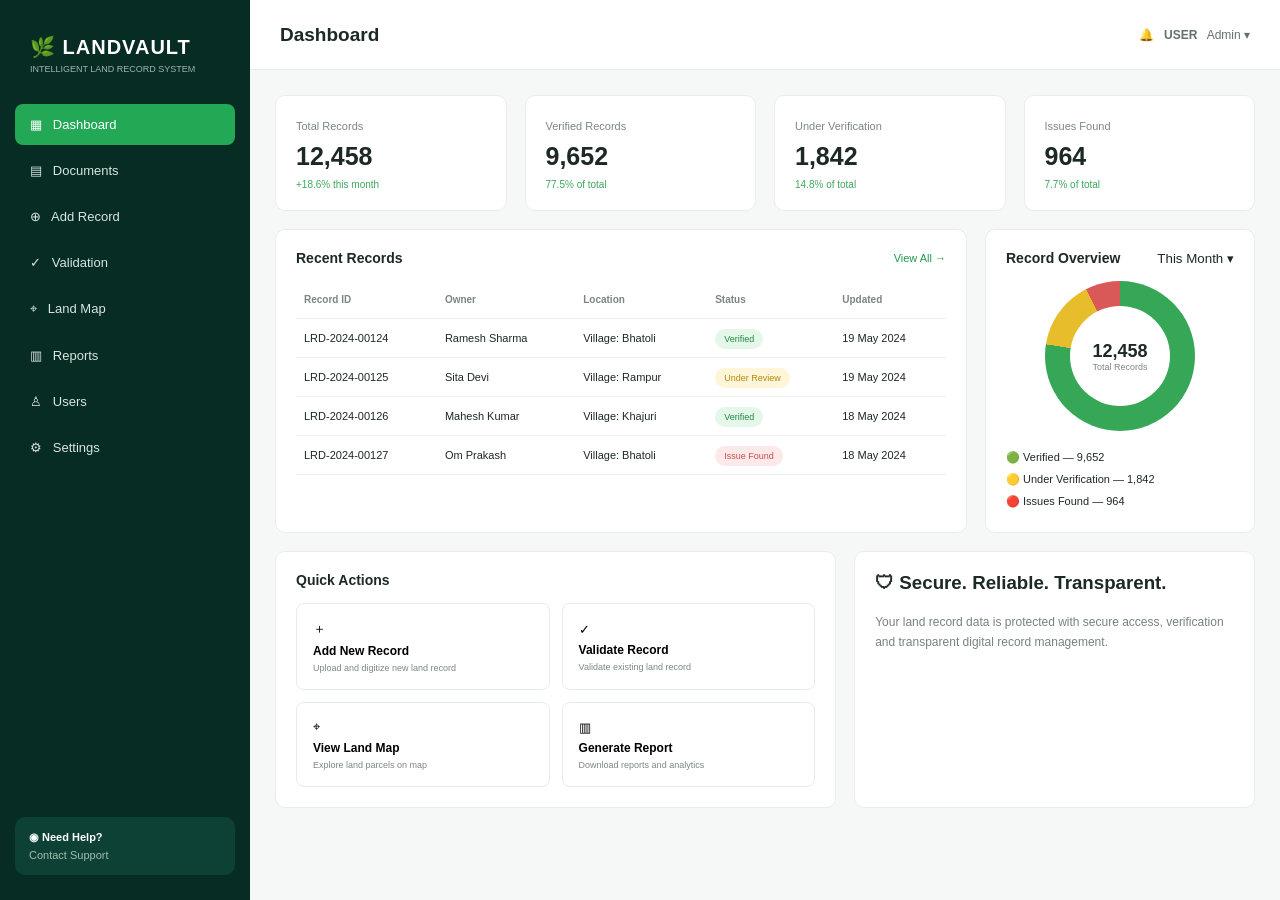
<file: landing page/index.html>
<!DOCTYPE html>
<html lang="en">
<head>
  <meta charset="UTF-8">
  <meta name="viewport" content="width=device-width, initial-scale=1.0">

  <title>LandVault Dashboard</title>

  <link rel="stylesheet" href="style.css">
</head>

<body>

<div class="app">

  <!-- SIDEBAR -->
  <aside class="sidebar" id="sidebar">

    <div class="logo">
      <h2>🌿 LANDVAULT</h2>
      <p>INTELLIGENT LAND RECORD SYSTEM</p>
    </div>

    <div class="menu">
      <button class="active" onclick="showPage('dashboard', this)">▦ &nbsp; Dashboard</button>
      <button onclick="showPage('documents', this)">▤ &nbsp; Documents</button>
      <button onclick="showPage('add-record', this)">⊕ &nbsp; Add Record</button>
      <button onclick="showPage('validation', this)">✓ &nbsp; Validation</button>
      <button onclick="showPage('map', this)">⌖ &nbsp; Land Map</button>
      <button onclick="showPage('reports', this)">▥ &nbsp; Reports</button>
      <button onclick="showPage('users', this)">♙ &nbsp; Users</button>
      <button onclick="showPage('settings', this)">⚙ &nbsp; Settings</button>
    </div>

    <div class="support">
      <strong>◉ Need Help?</strong>
      <p>Contact Support</p>
    </div>

  </aside>


  <!-- MAIN -->
  <div class="main">

    <div class="topbar">
      <div style="display:flex;align-items:center;">
        <button class="menu-toggle" onclick="toggleMenu()">☰</button>
        <h1 id="pageHeading">Dashboard</h1>
      </div>

      <div class="user-info">
        🔔 &nbsp; <strong>USER</strong> &nbsp; Admin ▾
      </div>
    </div>


    <div class="content">

      <!-- ================= DASHBOARD ================= -->

      <section class="page active" id="dashboard">

        <div class="stats">

          <div class="card stat-card">
            <small>Total Records</small>
            <h2>12,458</h2>
            <p>+18.6% this month</p>
          </div>

          <div class="card stat-card">
            <small>Verified Records</small>
            <h2>9,652</h2>
            <p>77.5% of total</p>
          </div>

          <div class="card stat-card">
            <small>Under Verification</small>
            <h2>1,842</h2>
            <p>14.8% of total</p>
          </div>

          <div class="card stat-card">
            <small>Issues Found</small>
            <h2>964</h2>
            <p>7.7% of total</p>
          </div>

        </div>


        <div class="section-grid">

          <div class="card">
            <div class="section-header">
              <h3>Recent Records</h3>
              <button class="link-btn"
                onclick="showPage('documents', document.querySelectorAll('.menu button')[1])">
                View All →
              </button>
            </div>

            <div class="table-wrapper">
              <table>
                <thead>
                  <tr>
                    <th>Record ID</th>
                    <th>Owner</th>
                    <th>Location</th>
                    <th>Status</th>
                    <th>Updated</th>
                  </tr>
                </thead>

                <tbody>
                  <tr>
                    <td>LRD-2024-00124</td>
                    <td>Ramesh Sharma</td>
                    <td>Village: Bhatoli</td>
                    <td><span class="status verified">Verified</span></td>
                    <td>19 May 2024</td>
                  </tr>

                  <tr>
                    <td>LRD-2024-00125</td>
                    <td>Sita Devi</td>
                    <td>Village: Rampur</td>
                    <td><span class="status review">Under Review</span></td>
                    <td>19 May 2024</td>
                  </tr>

                  <tr>
                    <td>LRD-2024-00126</td>
                    <td>Mahesh Kumar</td>
                    <td>Village: Khajuri</td>
                    <td><span class="status verified">Verified</span></td>
                    <td>18 May 2024</td>
                  </tr>

                  <tr>
                    <td>LRD-2024-00127</td>
                    <td>Om Prakash</td>
                    <td>Village: Bhatoli</td>
                    <td><span class="status issue">Issue Found</span></td>
                    <td>18 May 2024</td>
                  </tr>
                </tbody>
              </table>
            </div>
          </div>


          <div class="card">
            <div class="section-header">
              <h3>Record Overview</h3>
              <small>This Month ▾</small>
            </div>

            <div class="circle">
              <div class="circle-inner">
                <strong>12,458</strong>
                <small>Total Records</small>
              </div>
            </div>

            <div class="legend">
              🟢 Verified — 9,652<br>
              🟡 Under Verification — 1,842<br>
              🔴 Issues Found — 964
            </div>
          </div>

        </div>


        <div class="section-grid">

          <div class="card">
            <div class="section-header">
              <h3>Quick Actions</h3>
            </div>

            <div class="quick-actions">

              <button class="quick-btn"
                onclick="showPage('add-record', document.querySelectorAll('.menu button')[2])">
                ＋
                <strong>Add New Record</strong>
                <small>Upload and digitize new land record</small>
              </button>

              <button class="quick-btn"
                onclick="showPage('validation', document.querySelectorAll('.menu button')[3])">
                ✓
                <strong>Validate Record</strong>
                <small>Validate existing land record</small>
              </button>

              <button class="quick-btn"
                onclick="showPage('map', document.querySelectorAll('.menu button')[4])">
                ⌖
                <strong>View Land Map</strong>
                <small>Explore land parcels on map</small>
              </button>

              <button class="quick-btn"
                onclick="showPage('reports', document.querySelectorAll('.menu button')[5])">
                ▥
                <strong>Generate Report</strong>
                <small>Download reports and analytics</small>
              </button>

            </div>
          </div>


          <div class="card">
            <h3>🛡 Secure. Reliable. Transparent.</h3>
            <br>
            <p style="color:#78837e;font-size:12px;line-height:1.7;">
              Your land record data is protected with secure access,
              verification and transparent digital record management.
            </p>
          </div>

        </div>

      </section>


      <!-- ================= DOCUMENTS ================= -->

      <section class="page" id="documents">

        <div class="page-title">
          <h2>Documents</h2>
          <p>Search, review and manage land records.</p>
        </div>

        <div class="toolbar">
          <input
            type="text"
            id="searchInput"
            placeholder="Search record, owner or location"
            onkeyup="searchDocuments()">

          <select id="statusFilter" onchange="filterDocuments()">
            <option value="all">All Status</option>
            <option value="Verified">Verified</option>
            <option value="Under Review">Under Review</option>
            <option value="Issue Found">Issue Found</option>
          </select>

          <button class="green-btn"
            onclick="showPage('add-record', document.querySelectorAll('.menu button')[2])">
            + Add Record
          </button>
        </div>

        <div class="card table-wrapper">
          <table>
            <thead>
              <tr>
                <th>Record ID</th>
                <th>Owner</th>
                <th>Location</th>
                <th>Area</th>
                <th>Status</th>
                <th>Updated</th>
                <th>Action</th>
              </tr>
            </thead>

            <tbody id="documentsTable">

              <tr>
                <td>LRD-2024-00124</td>
                <td>Ramesh Sharma</td>
                <td>Bhatoli</td>
                <td>2.5 Acres</td>
                <td><span class="status verified">Verified</span></td>
                <td>19 May 2024</td>
                <td><button class="link-btn">View</button></td>
              </tr>

              <tr>
                <td>LRD-2024-00125</td>
                <td>Sita Devi</td>
                <td>Rampur</td>
                <td>1.8 Acres</td>
                <td><span class="status review">Under Review</span></td>
                <td>19 May 2024</td>
                <td><button class="link-btn">View</button></td>
              </tr>

              <tr>
                <td>LRD-2024-00127</td>
                <td>Om Prakash</td>
                <td>Bhatoli</td>
                <td>4.1 Acres</td>
                <td><span class="status issue">Issue Found</span></td>
                <td>18 May 2024</td>
                <td><button class="link-btn">View</button></td>
              </tr>

            </tbody>
          </table>
        </div>

      </section>


      <!-- ================= ADD RECORD ================= -->

      <section class="page" id="add-record">

        <div class="page-title">
          <h2>Add New Record</h2>
          <p>Create and digitize a new land record.</p>
        </div>

        <form class="card form-card" onsubmit="addRecord(event)">

          <div class="form-grid">

            <div class="form-group">
              <label>Owner Name</label>
              <input type="text" id="ownerName" required placeholder="Enter owner name">
            </div>

            <div class="form-group">
              <label>Record ID</label>
              <input type="text" id="recordId" required placeholder="LRD-2026-0001">
            </div>

            <div class="form-group">
              <label>Village / Location</label>
              <input type="text" id="location" required placeholder="Enter location">
            </div>

            <div class="form-group">
              <label>Survey Number</label>
              <input type="text" placeholder="Enter survey number">
            </div>

            <div class="form-group">
              <label>Land Area</label>
              <input type="text" id="landArea" required placeholder="Example: 2.5 Acres">
            </div>

            <div class="form-group">
              <label>Land Type</label>
              <select>
                <option>Agricultural</option>
                <option>Residential</option>
                <option>Commercial</option>
              </select>
            </div>

          </div>

          <div class="form-group">
            <label>Additional Notes</label>
            <textarea rows="4" placeholder="Enter additional details"></textarea>
          </div>

          <div class="upload-box">
            <strong>⇧ Upload Land Document</strong>
            <br><br>
            <small>PDF, JPG or PNG up to 10MB</small>
            <br><br>
            <input type="file">
          </div>

          <button class="green-btn" type="submit">
            Save Record →
          </button>

        </form>

      </section>


      <!-- ================= VALIDATION ================= -->

      <section class="page" id="validation">

        <div class="page-title">
          <h2>Validation</h2>
          <p>Review and verify pending land records.</p>
        </div>

        <div class="validation-grid">

          <div class="card">

            <div class="section-header">
              <h3>Pending Verification</h3>
              <span class="status review">1,842 Records</span>
            </div>

            <div class="record-item" onclick="showRecord('LRD-2024-00125')">
              <strong>LRD-2024-00125</strong><br>
              <small>Sita Devi • Village Rampur</small>
            </div>

            <div class="record-item" onclick="showRecord('LRD-2024-00129')">
              <strong>LRD-2024-00129</strong><br>
              <small>Rajesh Verma • Village Lakshmi</small>
            </div>

            <div class="record-item" onclick="showRecord('LRD-2024-00130')">
              <strong>LRD-2024-00130</strong><br>
              <small>Sunita Kumari • Village Bhatoli</small>
            </div>

          </div>


          <div class="card" id="validationDetails">

            <h3>Select a Record</h3>
            <br>
            <p style="color:#7b8580;">
              Choose a pending record from the list to review its details.
            </p>

          </div>

        </div>

      </section>


      <!-- ================= MAP ================= -->

      <section class="page" id="map">

        <div class="page-title">
          <h2>Land Map</h2>
          <p>Explore registered land parcels and boundaries.</p>
        </div>

        <div class="card">

          <div class="toolbar">
            <input type="text" placeholder="Search village or survey number">
            <button class="green-btn">Search</button>
          </div>

          <div class="map">
            <div class="land one">Parcel A-102</div>
            <div class="land two">Parcel A-103</div>
            <div class="land three">Parcel B-201</div>
            <div class="land four">Parcel B-202</div>
          </div>

        </div>

      </section>


      <!-- ================= REPORTS ================= -->

      <section class="page" id="reports">

        <div class="page-title">
          <h2>Reports & Analytics</h2>
          <p>Monitor land record activity and performance.</p>
        </div>

        <div class="report-stats">

          <div class="card report-card">
            <small>Verification Rate</small>
            <h2>77.5%</h2>
            <span style="color:#2c9c50;font-size:11px;">
              +4.2% vs last month
            </span>
          </div>

          <div class="card report-card">
            <small>Records Added</small>
            <h2>1,284</h2>
            <span style="font-size:11px;color:#77827d;">
              This month
            </span>
          </div>

          <div class="card report-card">
            <small>Issues Resolved</small>
            <h2>386</h2>
            <span style="font-size:11px;color:#77827d;">
              82% resolution rate
            </span>
          </div>

        </div>


        <div class="card" style="margin-top:18px;">

          <div class="section-header">
            <h3>Records Activity</h3>
            <small>Last 6 Months</small>
          </div>

          <div class="chart">
            <div class="bar" style="height:35%;"></div>
            <div class="bar" style="height:48%;"></div>
            <div class="bar" style="height:42%;"></div>
            <div class="bar" style="height:65%;"></div>
            <div class="bar" style="height:76%;"></div>
            <div class="bar" style="height:90%;"></div>
          </div>

        </div>

      </section>


      <!-- ================= USERS ================= -->

      <section class="page" id="users">

        <div class="page-title">
          <h2>Users</h2>
          <p>Manage users and role-based access.</p>
        </div>

        <button class="green-btn" onclick="alert('Add User feature will be connected to backend.')">
          + Add User
        </button>

        <br><br>

        <div class="card table-wrapper">

          <table>
            <thead>
              <tr>
                <th>User</th>
                <th>Email</th>
                <th>Role</th>
                <th>Status</th>
                <th>Last Active</th>
              </tr>
            </thead>

            <tbody>
              <tr>
                <td>Ansh Kumar</td>
                <td>ansh@landvault.com</td>
                <td>Admin</td>
                <td><span class="status verified">Active</span></td>
                <td>Today</td>
              </tr>

              <tr>
                <td>Priya Sharma</td>
                <td>priya@landvault.com</td>
                <td>Verifier</td>
                <td><span class="status verified">Active</span></td>
                <td>Today</td>
              </tr>

              <tr>
                <td>Rahul Singh</td>
                <td>rahul@landvault.com</td>
                <td>Officer</td>
                <td><span class="status verified">Active</span></td>
                <td>Yesterday</td>
              </tr>

              <tr>
                <td>Neha Verma</td>
                <td>neha@landvault.com</td>
                <td>Viewer</td>
                <td><span class="status issue">Inactive</span></td>
                <td>12 Jun 2026</td>
              </tr>
            </tbody>
          </table>

        </div>

      </section>


      <!-- ================= SETTINGS ================= -->

      <section class="page" id="settings">

        <div class="page-title">
          <h2>Settings</h2>
          <p>Configure your LandVault workspace.</p>
        </div>

        <div class="settings-grid">

          <div class="card settings-card">

            <h3>General Settings</h3>

            <label>
              Organization Name
              <input type="text" value="LandVault">
            </label>

            <label>
              Region
              <select>
                <option>India</option>
                <option>Global</option>
              </select>
            </label>

            <label>
              Timezone
              <select>
                <option>Asia/Kolkata (IST)</option>
                <option>UTC</option>
              </select>
            </label>

            <br>

            <button class="green-btn" onclick="saveSettings()">
              Save Changes
            </button>

          </div>


          <div class="card settings-card">

            <h3>Security & Notifications</h3>

            <label>
              <input type="checkbox" checked>
              Enable Two-Factor Authentication
            </label>

            <label>
              <input type="checkbox" checked>
              Email Notifications
            </label>

            <label>
              <input type="checkbox" checked>
              Audit Logging
            </label>

            <br><br>

            <button class="green-btn" onclick="saveSettings()">
              Save Security Settings
            </button>

          </div>

        </div>

      </section>

    </div>

  </div>

</div>


<script src="script.js"></script>

</body>
</html>
</file>
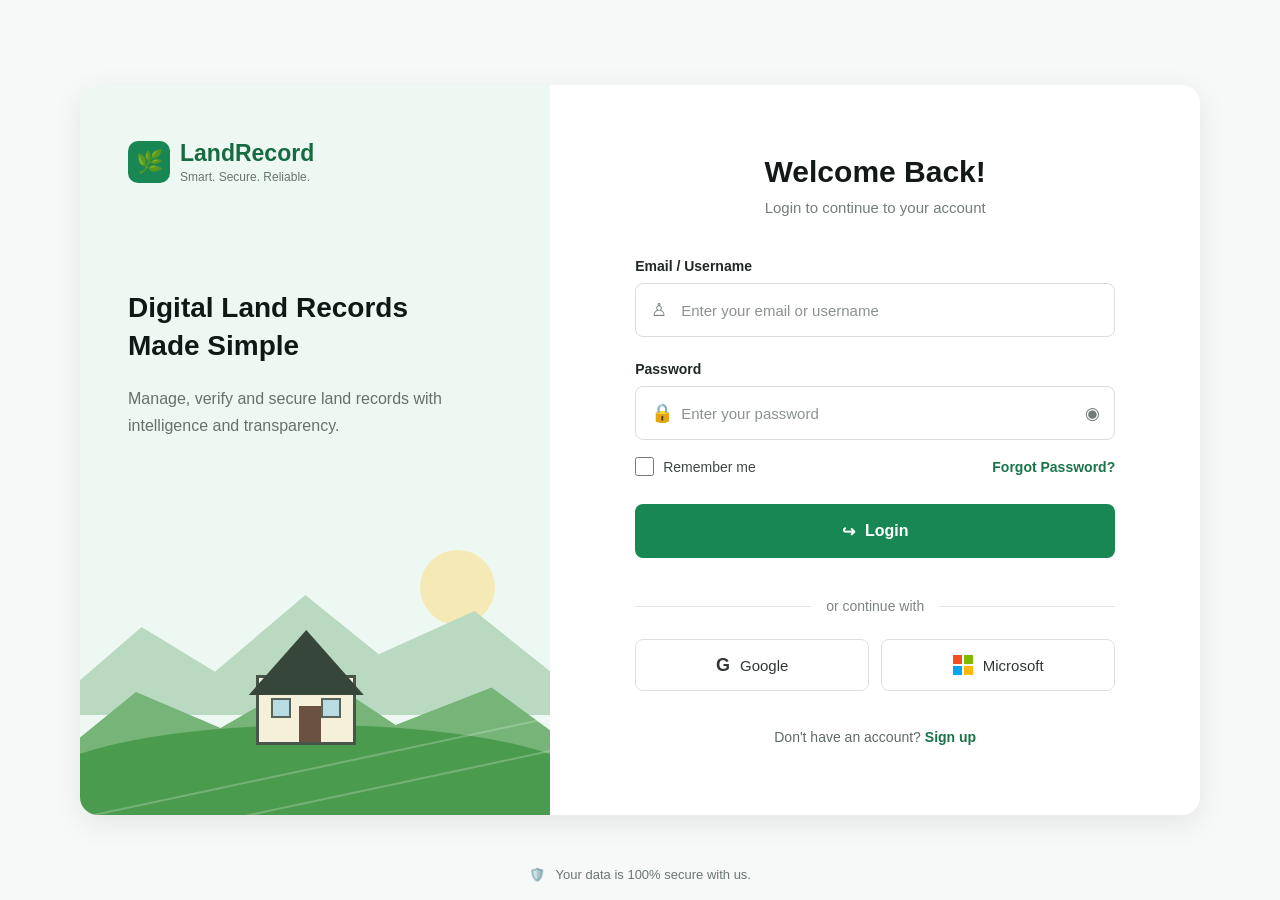
<file: login/index.html>
<!DOCTYPE html>
<html lang="en">
<head>
    <meta charset="UTF-8">
    <meta name="viewport" content="width=device-width, initial-scale=1.0">

    <title>LandRecord - Login</title>

    <link rel="stylesheet" href="style.css">
</head>

<body>

    <main class="login-container">

        <!-- LEFT SIDE -->
        <section class="brand-panel">

            <div class="brand">
                <div class="brand-logo">🌿</div>

                <div>
                    <h2>LandRecord</h2>
                    <p>Smart. Secure. Reliable.</p>
                </div>
            </div>

            <div class="brand-content">
                <h1>Digital Land Records Made Simple</h1>

                <p>
                    Manage, verify and secure land records
                    with intelligence and transparency.
                </p>
            </div>

            <!-- LANDSCAPE -->
            <div class="landscape">

                <div class="sun"></div>

                <div class="mountain mountain-back"></div>
                <div class="mountain mountain-front"></div>

                <div class="house">
                    <div class="roof"></div>
                    <div class="window window-left"></div>
                    <div class="window window-right"></div>
                    <div class="door"></div>
                </div>

                <div class="field"></div>

            </div>

        </section>


        <!-- RIGHT SIDE -->
        <section class="form-panel">

            <div class="login-box">

                <div class="login-heading">
                    <h1>Welcome Back!</h1>
                    <p>Login to continue to your account</p>
                </div>


                <form id="loginForm">

                    <!-- EMAIL -->
                    <div class="form-group">

                        <label for="email">
                            Email / Username
                        </label>

                        <div class="input-wrapper">

                            <span class="input-icon">♙</span>

                            <input
                                type="text"
                                id="email"
                                placeholder="Enter your email or username"
                                autocomplete="username"
                                required
                            >

                        </div>

                    </div>


                    <!-- PASSWORD -->
                    <div class="form-group">

                        <label for="password">
                            Password
                        </label>

                        <div class="input-wrapper">

                            <span class="input-icon">🔒</span>

                            <input
                                type="password"
                                id="password"
                                placeholder="Enter your password"
                                autocomplete="current-password"
                                required
                            >

                            <button
                                type="button"
                                id="togglePassword"
                                class="password-toggle"
                            >
                                ◉
                            </button>

                        </div>

                    </div>


                    <!-- OPTIONS -->
                    <div class="form-options">

                        <label class="remember">

                            <input
                                type="checkbox"
                                id="remember"
                            >

                            <span>Remember me</span>

                        </label>


                        <a href="#" class="forgot-password">
                            Forgot Password?
                        </a>

                    </div>


                    <!-- LOGIN BUTTON -->
                    <button
                        type="submit"
                        class="login-btn"
                    >
                        <span>↪</span>
                        Login
                    </button>

                </form>


                <!-- DIVIDER -->
                <div class="divider">
                    <span>or continue with</span>
                </div>


                <!-- SOCIAL LOGIN -->
                <div class="social-buttons">

                    <button
                        type="button"
                        class="social-btn"
                    >
                        <strong class="google-icon">G</strong>
                        Google
                    </button>


                    <button
                        type="button"
                        class="social-btn"
                        href="../landing page/index.html"
                    >

                        <span class="microsoft-icon">
                            <i></i>
                            <i></i>
                            <i></i>
                            <i></i>
                        </span>

                        Microsoft

                    </button>

                </div>


                <!-- SIGN UP -->
                <p class="signup-text">

                    Don't have an account?

                    <a href="../sign up/index.html">
                        Sign up
                    </a>

                </p>

            </div>

        </section>

    </main>


    <footer class="security-footer">
        🛡️ &nbsp; Your data is 100% secure with us.
    </footer>


    <script src="script.js"></script>

</body>
</html>
</file>
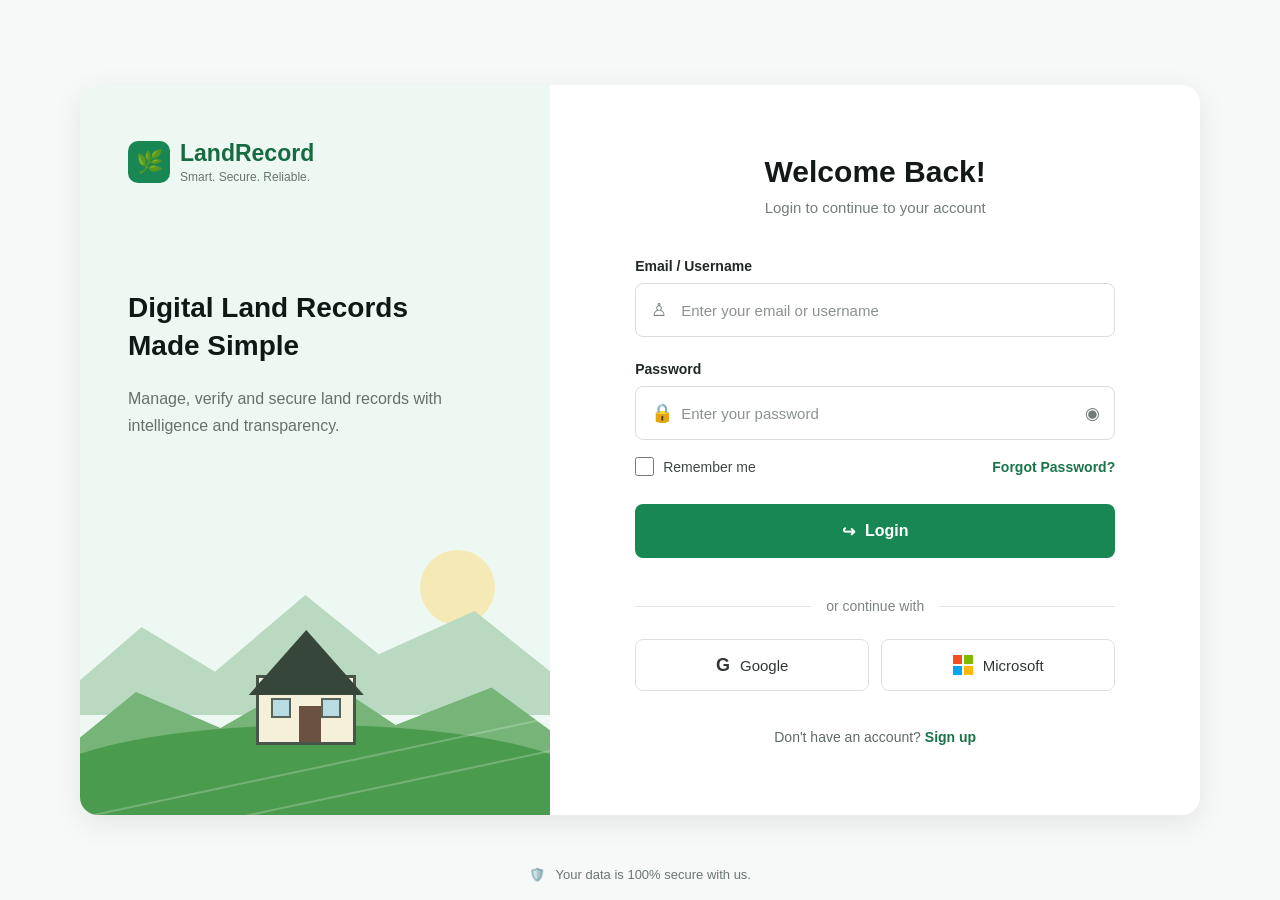
<file: login/login.html>
<!DOCTYPE html>
<html lang="en">
<head>
    <meta charset="UTF-8">
    <meta name="viewport" content="width=device-width, initial-scale=1.0">

    <title>LandRecord - Login</title>

    <link rel="stylesheet" href="style.css">
</head>

<body>

    <main class="login-container">

        <!-- LEFT SIDE -->
        <section class="brand-panel">

            <div class="brand">
                <div class="brand-logo">🌿</div>

                <div>
                    <h2>LandRecord</h2>
                    <p>Smart. Secure. Reliable.</p>
                </div>
            </div>

            <div class="brand-content">
                <h1>Digital Land Records Made Simple</h1>

                <p>
                    Manage, verify and secure land records
                    with intelligence and transparency.
                </p>
            </div>

            <!-- LANDSCAPE -->
            <div class="landscape">

                <div class="sun"></div>

                <div class="mountain mountain-back"></div>
                <div class="mountain mountain-front"></div>

                <div class="house">
                    <div class="roof"></div>
                    <div class="window window-left"></div>
                    <div class="window window-right"></div>
                    <div class="door"></div>
                </div>

                <div class="field"></div>

            </div>

        </section>


        <!-- RIGHT SIDE -->
        <section class="form-panel">

            <div class="login-box">

                <div class="login-heading">
                    <h1>Welcome Back!</h1>
                    <p>Login to continue to your account</p>
                </div>


                <form id="loginForm">

                    <!-- EMAIL -->
                    <div class="form-group">

                        <label for="email">
                            Email / Username
                        </label>

                        <div class="input-wrapper">

                            <span class="input-icon">♙</span>

                            <input
                                type="text"
                                id="email"
                                placeholder="Enter your email or username"
                                autocomplete="username"
                                required
                            >

                        </div>

                    </div>


                    <!-- PASSWORD -->
                    <div class="form-group">

                        <label for="password">
                            Password
                        </label>

                        <div class="input-wrapper">

                            <span class="input-icon">🔒</span>

                            <input
                                type="password"
                                id="password"
                                placeholder="Enter your password"
                                autocomplete="current-password"
                                required
                            >

                            <button
                                type="button"
                                id="togglePassword"
                                class="password-toggle"
                            >
                                ◉
                            </button>

                        </div>

                    </div>


                    <!-- OPTIONS -->
                    <div class="form-options">

                        <label class="remember">

                            <input
                                type="checkbox"
                                id="remember"
                            >

                            <span>Remember me</span>

                        </label>


                        <a href="#" class="forgot-password">
                            Forgot Password?
                        </a>

                    </div>


                    <!-- LOGIN BUTTON -->
                    <button
                        type="submit"
                        class="login-btn"
                    >
                        <span>↪</span>
                        Login
                    </button>

                </form>


                <!-- DIVIDER -->
                <div class="divider">
                    <span>or continue with</span>
                </div>


                <!-- SOCIAL LOGIN -->
                <div class="social-buttons">

                    <button
                        type="button"
                        class="social-btn"
                    >
                        <strong class="google-icon">G</strong>
                        Google
                    </button>


                    <button
                        type="button"
                        class="social-btn"
                        href="../landing page/landing.html"
                    >

                        <span class="microsoft-icon">
                            <i></i>
                            <i></i>
                            <i></i>
                            <i></i>
                        </span>

                        Microsoft

                    </button>

                </div>


                <!-- SIGN UP -->
                <p class="signup-text">

                    Don't have an account?

                    <a href="../sign up/signup.html">
                        Sign up
                    </a>

                </p>

            </div>

        </section>

    </main>


    <footer class="security-footer">
        🛡️ &nbsp; Your data is 100% secure with us.
    </footer>


    <script src="script.js"></script>

</body>
</html>
</file>
<file: landing page/style.css>
* {
      margin: 0;
      padding: 0;
      box-sizing: border-box;
    }

    body {
      font-family: Arial, sans-serif;
      background: #f6f8f7;
      color: #1d2924;
    }

    .app {
      display: flex;
      min-height: 100vh;
    }

    /* ================= SIDEBAR ================= */

    .sidebar {
      width: 250px;
      background: #062c24;
      min-height: 100vh;
      padding: 25px 15px;
      position: fixed;
      left: 0;
      top: 0;
      bottom: 0;
      color: white;
      z-index: 1000;
    }

    .logo {
      padding: 10px 15px 30px;
    }

    .logo h2 {
      font-size: 20px;
      letter-spacing: 1px;
    }

    .logo p {
      font-size: 9px;
      color: #9eb5ae;
      margin-top: 5px;
    }

    .menu {
      display: flex;
      flex-direction: column;
      gap: 5px;
    }

    .menu button {
      border: none;
      background: transparent;
      color: #d9e5e1;
      padding: 13px 15px;
      border-radius: 8px;
      text-align: left;
      cursor: pointer;
      font-size: 13px;
      transition: 0.3s;
    }

    .menu button:hover,
    .menu button.active {
      background: #23a955;
      color: white;
    }

    .support {
      position: absolute;
      bottom: 25px;
      left: 15px;
      right: 15px;
      background: #0d4135;
      padding: 14px;
      border-radius: 10px;
      font-size: 11px;
    }

    .support p {
      color: #a5bbb4;
      margin-top: 5px;
    }

    /* ================= MAIN ================= */

    .main {
      margin-left: 250px;
      width: calc(100% - 250px);
    }

    .topbar {
      height: 70px;
      background: white;
      border-bottom: 1px solid #e7ece9;
      display: flex;
      align-items: center;
      padding: 0 30px;
      justify-content: space-between;
    }

    .topbar h1 {
      font-size: 19px;
    }

    .user-info {
      font-size: 12px;
      color: #64716b;
    }

    .content {
      padding: 25px;
    }

    .page {
      display: none;
    }

    .page.active {
      display: block;
    }

    /* ================= DASHBOARD ================= */

    .stats {
      display: grid;
      grid-template-columns: repeat(4, 1fr);
      gap: 18px;
    }

    .card {
      background: white;
      border: 1px solid #e8eeeb;
      border-radius: 10px;
      padding: 20px;
    }

    .stat-card small {
      color: #7c8782;
      font-size: 11px;
    }

    .stat-card h2 {
      margin: 8px 0;
      font-size: 25px;
    }

    .stat-card p {
      color: #3ca75a;
      font-size: 10px;
    }

    .section-grid {
      display: grid;
      grid-template-columns: 1.4fr 1fr;
      gap: 18px;
      margin-top: 18px;
    }

    .section-header {
      display: flex;
      justify-content: space-between;
      align-items: center;
      margin-bottom: 15px;
    }

    .section-header h3 {
      font-size: 14px;
    }

    .link-btn {
      border: none;
      background: none;
      color: #229950;
      cursor: pointer;
      font-size: 11px;
    }

    /* ================= TABLE ================= */

    .table-wrapper {
      overflow-x: auto;
    }

    table {
      width: 100%;
      border-collapse: collapse;
      min-width: 650px;
    }

    th,
    td {
      padding: 13px 8px;
      border-bottom: 1px solid #edf1ef;
      text-align: left;
      font-size: 11px;
    }

    th {
      color: #7b8681;
      font-size: 10px;
    }

    .status {
      padding: 5px 9px;
      border-radius: 20px;
      font-size: 9px;
    }

    .verified {
      background: #e5f7e9;
      color: #218a45;
    }

    .review {
      background: #fff5d9;
      color: #b68706;
    }

    .issue {
      background: #fde9e9;
      color: #c84e4e;
    }

    /* ================= OVERVIEW ================= */

    .circle {
      width: 150px;
      height: 150px;
      margin: 15px auto;
      border-radius: 50%;
      background: conic-gradient(
        #35a757 0deg 279deg,
        #e8bd2c 279deg 333deg,
        #d95858 333deg 360deg
      );
      display: flex;
      align-items: center;
      justify-content: center;
    }

    .circle-inner {
      width: 100px;
      height: 100px;
      background: white;
      border-radius: 50%;
      display: flex;
      flex-direction: column;
      align-items: center;
      justify-content: center;
    }

    .circle-inner strong {
      font-size: 18px;
    }

    .circle-inner small {
      color: #7b8681;
      font-size: 9px;
    }

    .legend {
      font-size: 11px;
      line-height: 2;
    }

    /* ================= QUICK ACTION ================= */

    .quick-actions {
      display: grid;
      grid-template-columns: 1fr 1fr;
      gap: 12px;
    }

    .quick-btn {
      background: white;
      border: 1px solid #e6ece9;
      padding: 16px;
      border-radius: 8px;
      cursor: pointer;
      text-align: left;
    }

    .quick-btn strong {
      display: block;
      margin-top: 6px;
      font-size: 12px;
    }

    .quick-btn small {
      color: #7d8783;
      font-size: 9px;
      margin-top: 5px;
      display: block;
    }

    /* ================= PAGE TITLE ================= */

    .page-title {
      margin-bottom: 20px;
    }

    .page-title h2 {
      font-size: 23px;
      margin-bottom: 5px;
    }

    .page-title p {
      font-size: 12px;
      color: #7b8580;
    }

    .green-btn {
      background: #229d51;
      color: white;
      border: none;
      padding: 11px 16px;
      border-radius: 7px;
      cursor: pointer;
    }

    /* ================= DOCUMENTS ================= */

    .toolbar {
      display: flex;
      gap: 10px;
      margin-bottom: 15px;
    }

    .toolbar input,
    .toolbar select,
    input,
    select,
    textarea {
      border: 1px solid #dce3df;
      border-radius: 7px;
      padding: 11px;
      outline: none;
    }

    .toolbar input {
      width: 350px;
    }

    /* ================= ADD RECORD ================= */

    .form-card {
      max-width: 900px;
    }

    .form-grid {
      display: grid;
      grid-template-columns: 1fr 1fr;
      gap: 15px;
    }

    .form-group label {
      display: block;
      font-size: 11px;
      margin-bottom: 7px;
      font-weight: bold;
    }

    .form-group input,
    .form-group select,
    .form-group textarea {
      width: 100%;
      margin-bottom: 10px;
    }

    .upload-box {
      border: 2px dashed #a5d2ae;
      padding: 30px;
      text-align: center;
      color: #65806d;
      border-radius: 8px;
      margin: 10px 0 18px;
    }

    /* ================= VALIDATION ================= */

    .validation-grid {
      display: grid;
      grid-template-columns: 1fr 1.2fr;
      gap: 18px;
    }

    .record-item {
      padding: 15px 5px;
      border-bottom: 1px solid #edf1ef;
      cursor: pointer;
    }

    .record-item:hover {
      background: #f7fbf8;
    }

    .record-item small {
      color: #7c8781;
    }

    /* ================= MAP ================= */

    .map {
      height: 500px;
      border-radius: 10px;
      position: relative;
      overflow: hidden;
      background-color: #dcebcf;
      background-image:
        linear-gradient(30deg, #9bb89055 1px, transparent 1px),
        linear-gradient(120deg, #9bb89055 1px, transparent 1px);
      background-size: 70px 70px;
    }

    .land {
      position: absolute;
      padding: 30px;
      border: 2px solid #44a65a;
      background: #5fb86b33;
      font-size: 12px;
      font-weight: bold;
    }

    .land.one {
      top: 20%;
      left: 15%;
    }

    .land.two {
      top: 30%;
      left: 40%;
      border-color: #d7ac28;
    }

    .land.three {
      top: 15%;
      right: 15%;
      border-color: #dc5c5c;
    }

    .land.four {
      bottom: 18%;
      left: 50%;
    }

    /* ================= REPORT ================= */

    .report-stats {
      display: grid;
      grid-template-columns: repeat(3, 1fr);
      gap: 18px;
    }

    .report-card h2 {
      font-size: 28px;
      margin: 10px 0;
    }

    .chart {
      height: 280px;
      display: flex;
      align-items: flex-end;
      justify-content: space-around;
      padding: 20px;
    }

    .bar {
      width: 10%;
      background: #42a95d;
      border-radius: 5px 5px 0 0;
    }

    /* ================= USERS ================= */

    /* ================= SETTINGS ================= */

    .settings-grid {
      display: grid;
      grid-template-columns: 1fr 1fr;
      gap: 18px;
    }

    .settings-card label {
      display: block;
      font-size: 11px;
      margin-top: 15px;
    }

    .settings-card input,
    .settings-card select {
      width: 100%;
      margin-top: 6px;
    }

    /* ================= MOBILE ================= */

    .menu-toggle {
      display: none;
      border: none;
      background: none;
      font-size: 23px;
      cursor: pointer;
    }

    @media (max-width: 1000px) {
      .stats {
        grid-template-columns: repeat(2, 1fr);
      }

      .section-grid,
      .validation-grid,
      .settings-grid {
        grid-template-columns: 1fr;
      }

      .report-stats {
        grid-template-columns: 1fr;
      }
    }

    @media (max-width: 700px) {
      .sidebar {
        left: -260px;
        transition: 0.3s;
      }

      .sidebar.show {
        left: 0;
      }

      .main {
        margin-left: 0;
        width: 100%;
      }

      .menu-toggle {
        display: block;
      }

      .topbar {
        padding: 0 15px;
      }

      .content {
        padding: 15px;
      }

      .stats,
      .form-grid,
      .quick-actions {
        grid-template-columns: 1fr;
      }

      .toolbar {
        flex-direction: column;
      }

      .toolbar input {
        width: 100%;
      }

      .user-info {
        display: none;
      }
    }
</file>
<file: login/style.css>
/* ================================
   RESET
================================ */

* {
    margin: 0;
    padding: 0;
    box-sizing: border-box;
}


/* ================================
   BODY
================================ */

body {
    min-height: 100vh;

    font-family:
        Inter,
        Arial,
        Helvetica,
        sans-serif;

    background: #f6f9f7;

    color: #17201c;

    display: flex;
    align-items: center;
    justify-content: center;

    padding: 20px;
}


/* ================================
   MAIN CONTAINER
================================ */

.login-container {
    width: 100%;
    max-width: 1120px;

    min-height: 680px;

    background: #ffffff;

    border-radius: 18px;

    overflow: hidden;

    box-shadow:
        0 8px 30px rgba(0, 0, 0, 0.08);

    display: grid;

    grid-template-columns:
        42% 58%;
}


/* ================================
   LEFT BRAND PANEL
================================ */

.brand-panel {
    position: relative;

    overflow: hidden;

    padding: 55px 48px;

    background: #eef8f2;
}


/* BRAND */

.brand {
    display: flex;
    align-items: center;

    gap: 10px;

    position: relative;
    z-index: 10;
}


.brand-logo {
    width: 42px;
    height: 42px;

    border-radius: 10px;

    background: #198754;

    display: flex;
    align-items: center;
    justify-content: center;

    font-size: 22px;
}


.brand h2 {
    color: #176b40;

    font-size: 23px;

    font-weight: 750;
}


.brand p {
    color: #69746f;

    font-size: 12px;

    margin-top: 3px;
}


/* BRAND TEXT */

.brand-content {
    position: relative;

    z-index: 5;

    margin-top: 105px;
}


.brand-content h1 {
    max-width: 310px;

    font-size: 28px;

    line-height: 1.35;

    color: #101815;

    margin-bottom: 20px;
}


.brand-content p {
    max-width: 340px;

    font-size: 16px;

    line-height: 1.7;

    color: #66716c;
}


/* ================================
   LANDSCAPE
================================ */

.landscape {
    position: absolute;

    left: 0;
    right: 0;
    bottom: 0;

    height: 290px;

    overflow: hidden;
}


/* SUN */

.sun {
    position: absolute;

    width: 75px;
    height: 75px;

    border-radius: 50%;

    background: #f8e8a7;

    right: 55px;
    top: 25px;

    opacity: 0.8;
}


/* MOUNTAINS */

.mountain {
    position: absolute;

    left: -40px;

    width: 120%;
}


.mountain-back {
    bottom: 100px;

    height: 160px;

    background: #b9d9c0;

    clip-path: polygon(
        0 100%,
        18% 45%,
        31% 73%,
        47% 25%,
        60% 62%,
        77% 35%,
        100% 100%
    );
}


.mountain-front {
    bottom: 45px;

    height: 150px;

    background: #76b477;

    clip-path: polygon(
        0 100%,
        17% 48%,
        32% 72%,
        49% 35%,
        63% 70%,
        80% 45%,
        100% 100%
    );
}


/* FIELD */

.field {
    position: absolute;

    bottom: -40px;
    left: -10%;

    width: 120%;
    height: 130px;

    background: #4b9b4f;

    border-radius: 50% 50% 0 0;
}


.field::before,
.field::after {
    content: "";

    position: absolute;

    width: 140%;
    height: 2px;

    background: rgba(255, 255, 255, 0.22);

    transform: rotate(-12deg);

    left: -20%;
}


.field::before {
    top: 42px;
}


.field::after {
    top: 75px;
}


/* ================================
   HOUSE
================================ */

.house {
    position: absolute;

    z-index: 5;

    bottom: 70px;
    left: 48%;

    transform: translateX(-50%);

    width: 100px;
    height: 70px;

    background: #f5f0d9;

    border: 3px solid #48554b;
}


.roof {
    position: absolute;

    width: 115px;
    height: 65px;

    background: #36463b;

    left: -10px;
    top: -48px;

    clip-path: polygon(
        50% 0,
        100% 100%,
        0 100%
    );
}


.door {
    position: absolute;

    bottom: 0;
    left: 40px;

    width: 22px;
    height: 36px;

    background: #6b5140;
}


.window {
    position: absolute;

    width: 20px;
    height: 20px;

    top: 20px;

    background: #b9dce2;

    border: 2px solid #58635b;
}


.window-left {
    left: 12px;
}


.window-right {
    right: 12px;
}


/* ================================
   FORM PANEL
================================ */

.form-panel {
    padding: 70px 75px;

    display: flex;

    align-items: center;
    justify-content: center;
}


.login-box {
    width: 100%;

    max-width: 480px;
}


/* HEADING */

.login-heading {
    text-align: center;

    margin-bottom: 42px;
}


.login-heading h1 {
    font-size: 30px;

    color: #121916;

    margin-bottom: 10px;
}


.login-heading p {
    font-size: 15px;

    color: #747d79;
}


/* ================================
   FORM
================================ */

.form-group {
    margin-bottom: 24px;
}


.form-group label {
    display: block;

    font-size: 14px;

    font-weight: 600;

    margin-bottom: 9px;

    color: #202824;
}


/* INPUT */

.input-wrapper {
    position: relative;
}


.input-icon {
    position: absolute;

    left: 16px;
    top: 50%;

    transform: translateY(-50%);

    color: #7a837f;

    font-size: 18px;

    pointer-events: none;
}


.input-wrapper input {
    width: 100%;

    height: 54px;

    border: 1px solid #d9dedb;

    border-radius: 8px;

    outline: none;

    padding:
        0 45px;

    font-size: 15px;

    color: #17201c;

    background: #ffffff;

    transition: 0.2s;
}


.input-wrapper input:focus {
    border-color: #198754;

    box-shadow:
        0 0 0 3px
        rgba(25, 135, 84, 0.10);
}


.input-wrapper input::placeholder {
    color: #8b9290;
}


/* PASSWORD BUTTON */

.password-toggle {
    position: absolute;

    right: 15px;
    top: 50%;

    transform: translateY(-50%);

    border: none;

    background: transparent;

    cursor: pointer;

    font-size: 17px;

    color: #737b78;
}


/* ================================
   FORM OPTIONS
================================ */

.form-options {
    display: flex;

    align-items: center;

    justify-content: space-between;

    margin-top: -7px;

    margin-bottom: 28px;
}


.remember {
    display: flex;

    align-items: center;

    gap: 9px;

    font-size: 14px;

    color: #3f4844;

    cursor: pointer;
}


.remember input {
    width: 19px;
    height: 19px;

    accent-color: #198754;

    cursor: pointer;
}


.forgot-password {
    color: #197448;

    text-decoration: none;

    font-size: 14px;

    font-weight: 600;
}


.forgot-password:hover {
    text-decoration: underline;
}


/* ================================
   LOGIN BUTTON
================================ */

.login-btn {
    width: 100%;

    height: 54px;

    border: none;

    border-radius: 8px;

    background: #198754;

    color: white;

    font-size: 16px;

    font-weight: 650;

    cursor: pointer;

    display: flex;

    align-items: center;
    justify-content: center;

    gap: 10px;

    transition: 0.2s;
}


.login-btn:hover {
    background: #157347;

    transform: translateY(-1px);
}


.login-btn:active {
    transform: translateY(0);
}


/* ================================
   DIVIDER
================================ */

.divider {
    display: flex;

    align-items: center;

    gap: 15px;

    margin:
        40px 0 25px;

    color: #7c8581;

    font-size: 14px;
}


.divider::before,
.divider::after {
    content: "";

    flex: 1;

    height: 1px;

    background: #e1e5e3;
}


/* ================================
   SOCIAL BUTTONS
================================ */

.social-buttons {
    display: grid;

    grid-template-columns:
        1fr 1fr;

    gap: 12px;
}


.social-btn {
    height: 52px;

    background: white;

    border: 1px solid #dce1de;

    border-radius: 8px;

    display: flex;

    align-items: center;
    justify-content: center;

    gap: 10px;

    font-size: 15px;

    color: #303734;

    cursor: pointer;

    transition: 0.2s;
}


.social-btn:hover {
    background: #f7f9f8;

    border-color: #b9c3be;
}


/* GOOGLE */

.google-icon {
    font-size: 18px;

    font-weight: 800;
}


/* MICROSOFT */

.microsoft-icon {
    display: grid;

    grid-template-columns:
        repeat(2, 9px);

    gap: 2px;
}


.microsoft-icon i {
    width: 9px;
    height: 9px;

    display: block;
}


.microsoft-icon i:nth-child(1) {
    background: #f25022;
}


.microsoft-icon i:nth-child(2) {
    background: #7fba00;
}


.microsoft-icon i:nth-child(3) {
    background: #00a4ef;
}


.microsoft-icon i:nth-child(4) {
    background: #ffb900;
}


/* ================================
   SIGN UP
================================ */

.signup-text {
    text-align: center;

    margin-top: 38px;

    color: #606a65;

    font-size: 14px;
}


.signup-text a {
    color: #197448;

    font-weight: 650;

    text-decoration: none;
}


.signup-text a:hover {
    text-decoration: underline;
}


/* ================================
   SECURITY FOOTER
================================ */

.security-footer {
    position: fixed;

    bottom: 18px;

    left: 0;

    width: 100%;

    text-align: center;

    font-size: 13px;

    color: #6c7771;
}


/* ================================
   TABLET
================================ */

@media (max-width: 850px) {

    .login-container {
        grid-template-columns: 1fr;

        max-width: 550px;
    }


    .brand-panel {
        min-height: 330px;

        padding: 35px;
    }


    .brand-content {
        margin-top: 55px;
    }


    .brand-content h1 {
        font-size: 25px;
    }


    .landscape {
        height: 150px;
    }


    .form-panel {
        padding:
            50px 35px 80px;
    }

}


/* ================================
   MOBILE
================================ */

@media (max-width: 500px) {

    body {
        padding: 0;
    }


    .login-container {
        min-height: 100vh;

        border-radius: 0;
    }


    .brand-panel {
        min-height: 290px;

        padding: 30px 25px;
    }


    .brand-content {
        margin-top: 45px;
    }


    .brand-content h1 {
        font-size: 23px;
    }


    .brand-content p {
        font-size: 14px;
    }


    .form-panel {
        padding:
            45px 25px 75px;
    }


    .login-heading h1 {
        font-size: 27px;
    }


    .social-buttons {
        grid-template-columns: 1fr;
    }


    .form-options {
        align-items: flex-start;

        gap: 15px;
    }

}
</file>
